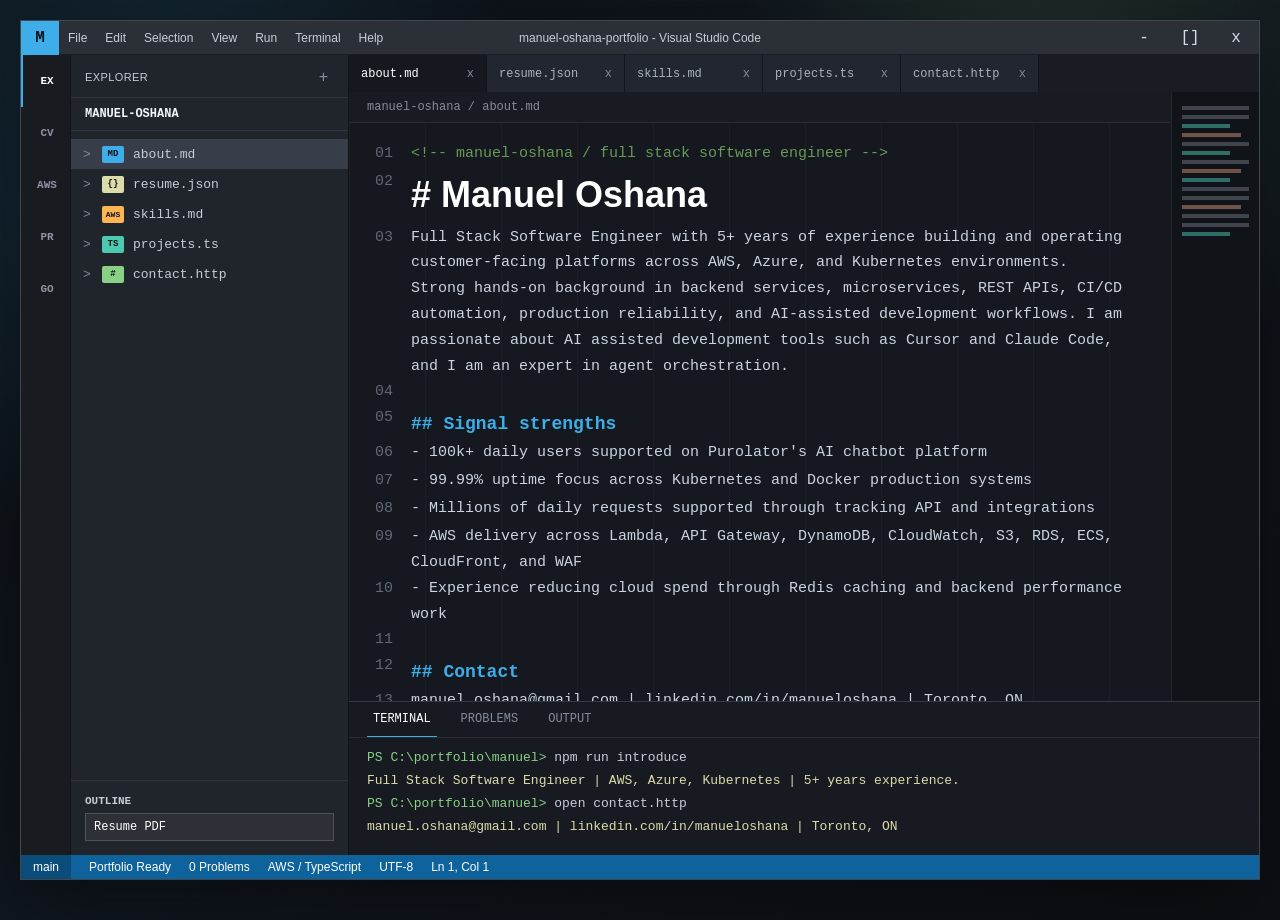
<file: index.html>
<!doctype html>
<html lang="en">
  <head>
    <meta charset="utf-8">
    <meta name="viewport" content="width=device-width, initial-scale=1">
    <meta name="description" content="VS Code inspired software developer portfolio for Manuel Oshana.">
    <title>Manuel Oshana.code-workspace</title>
    <link rel="stylesheet" href="styles.css">
  </head>
  <body>
    <div class="desktop-noise" aria-hidden="true"></div>

    <main class="code-window" aria-label="Manuel Oshana portfolio in a VS Code style window">
      <header class="window-titlebar">
        <div class="window-left">
          <span class="app-glyph" aria-hidden="true">M</span>
          <span class="menu-item">File</span>
          <span class="menu-item">Edit</span>
          <span class="menu-item">Selection</span>
          <span class="menu-item">View</span>
          <span class="menu-item">Run</span>
          <span class="menu-item">Terminal</span>
          <span class="menu-item">Help</span>
        </div>
        <div class="window-title">manuel-oshana-portfolio - Visual Studio Code</div>
        <div class="window-controls" aria-label="Window controls">
          <button type="button" aria-label="Minimize">-</button>
          <button type="button" aria-label="Maximize">[]</button>
          <button class="close" type="button" aria-label="Close">x</button>
        </div>
      </header>

      <section class="workbench">
        <aside class="activity-bar" aria-label="Activity bar">
          <button class="activity active" type="button" aria-label="Explorer" data-shortcut="about">EX</button>
          <button class="activity" type="button" aria-label="Resume" data-shortcut="resume">CV</button>
          <button class="activity" type="button" aria-label="Skills" data-shortcut="skills">AWS</button>
          <button class="activity" type="button" aria-label="Projects" data-shortcut="projects">PR</button>
          <button class="activity" type="button" aria-label="Contact" data-shortcut="contact">GO</button>
        </aside>

        <aside class="explorer" aria-label="Explorer">
          <div class="explorer-head">
            <span>Explorer</span>
            <button type="button" aria-label="New file">+</button>
          </div>

          <div class="workspace-name">MANUEL-OSHANA</div>
          <nav class="file-tree" aria-label="Portfolio files">
            <button class="file active" type="button" data-file="about">
              <span class="chev">&gt;</span>
              <span class="file-icon md">MD</span>
              about.md
            </button>
            <button class="file" type="button" data-file="resume">
              <span class="chev">&gt;</span>
              <span class="file-icon json">{}</span>
              resume.json
            </button>
            <button class="file" type="button" data-file="skills">
              <span class="chev">&gt;</span>
              <span class="file-icon aws">AWS</span>
              skills.md
            </button>
            <button class="file" type="button" data-file="projects">
              <span class="chev">&gt;</span>
              <span class="file-icon ts">TS</span>
              projects.ts
            </button>
            <button class="file" type="button" data-file="contact">
              <span class="chev">&gt;</span>
              <span class="file-icon http">#</span>
              contact.http
            </button>
          </nav>

          <div class="outline">
            <div class="outline-title">Outline</div>
            <a href="assets/manuel-oshana-resume.pdf">Resume PDF</a>
          </div>
        </aside>

        <section class="editor-shell">
          <div class="tabs" id="tabs" aria-label="Open files"></div>

          <div class="editor-zone">
            <article class="editor-pane" aria-live="polite">
              <div class="breadcrumb" id="breadcrumb">manuel-oshana / about.md</div>
              <div class="code-document" id="editorContent"></div>
            </article>

            <aside class="minimap" aria-label="Code minimap">
              <span></span><span></span><span></span><span></span><span></span>
              <span></span><span></span><span></span><span></span><span></span>
              <span></span><span></span><span></span><span></span><span></span>
            </aside>
          </div>

          <section class="terminal" id="terminalPanel" aria-label="Integrated terminal">
            <div class="panel-tabs">
              <button class="active" type="button">Terminal</button>
              <button type="button">Problems</button>
              <button type="button">Output</button>
            </div>
            <div class="terminal-body">
              <p><span class="prompt">PS C:\portfolio\manuel&gt;</span> npm run introduce</p>
              <p class="terminal-line">Full Stack Software Engineer | AWS, Azure, Kubernetes | 5+ years experience.</p>
              <p><span class="prompt">PS C:\portfolio\manuel&gt;</span> open contact.http</p>
              <p class="terminal-line">manuel.oshana@gmail.com | linkedin.com/in/manueloshana | Toronto, ON</p>
            </div>
          </section>
        </section>
      </section>

      <footer class="status-bar" aria-label="Status bar">
        <span class="status-primary">main</span>
        <span>Portfolio Ready</span>
        <span>0 Problems</span>
        <span>AWS / TypeScript</span>
        <span>UTF-8</span>
        <span>Ln 1, Col 1</span>
      </footer>
    </main>

    <script src="script.js"></script>
  </body>
</html>
</file>
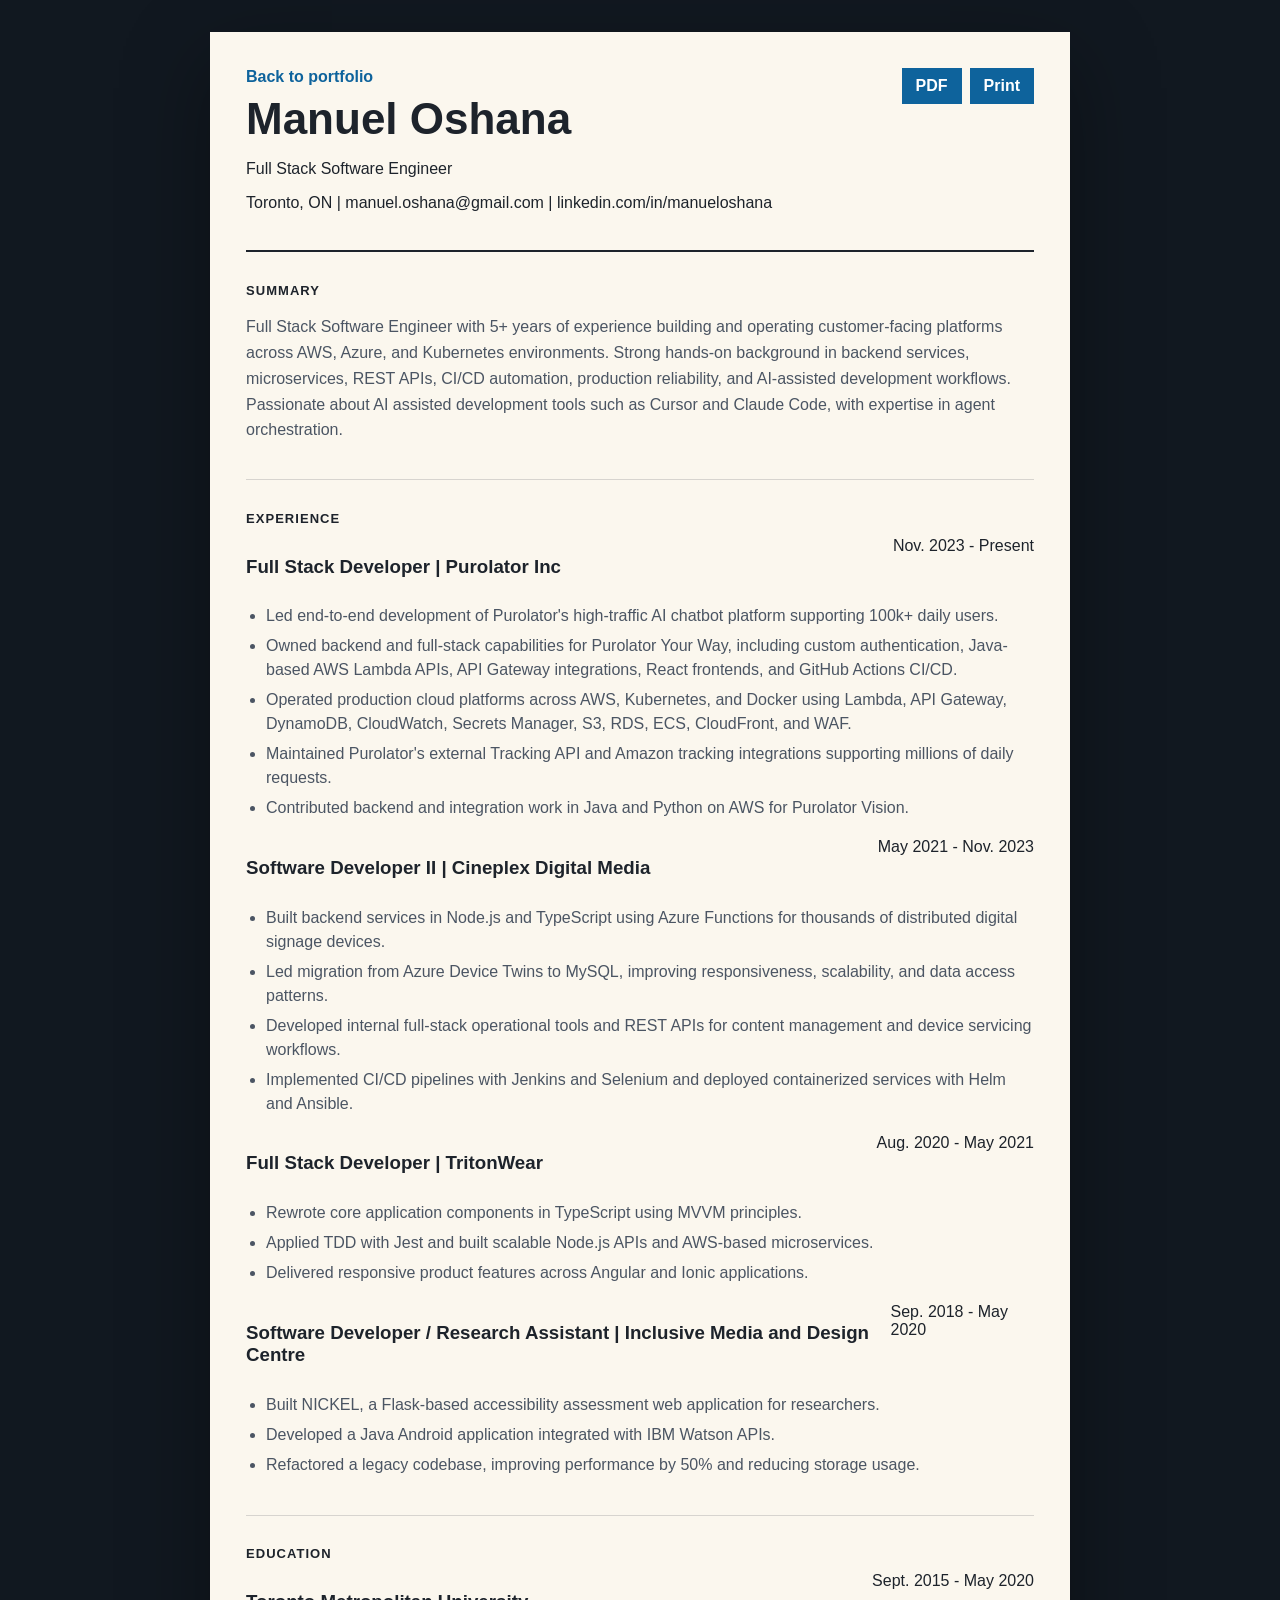
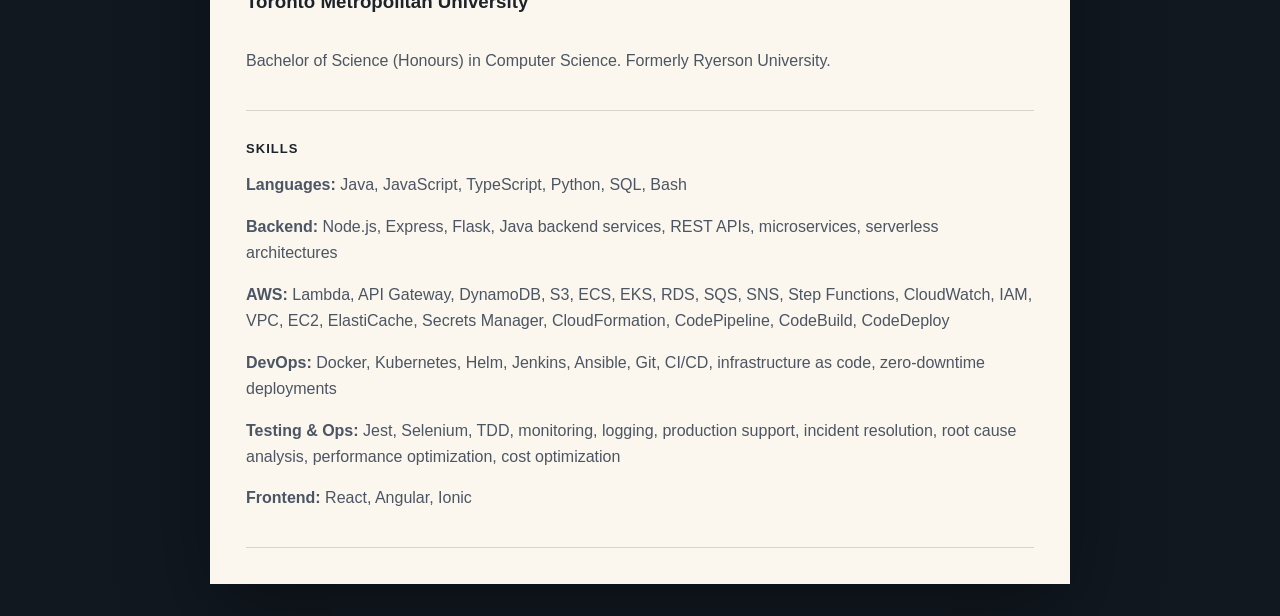
<file: resume.html>
<!doctype html>
<html lang="en">
  <head>
    <meta charset="utf-8">
    <meta name="viewport" content="width=device-width, initial-scale=1">
    <title>Resume | Manuel Oshana</title>
    <link rel="stylesheet" href="styles.css">
  </head>
  <body class="resume-page">
    <main class="print-shell">
      <header class="print-header">
        <div>
          <a class="back-link" href="index.html">Back to portfolio</a>
          <h1>Manuel Oshana</h1>
          <p>Full Stack Software Engineer</p>
          <p>Toronto, ON | manuel.oshana@gmail.com | linkedin.com/in/manueloshana</p>
        </div>
        <div class="print-actions">
          <a class="button" href="assets/manuel-oshana-resume.pdf">PDF</a>
          <button class="button print-button" type="button" onclick="window.print()">Print</button>
        </div>
      </header>

      <section class="print-section">
        <h2>Summary</h2>
        <p>
          Full Stack Software Engineer with 5+ years of experience building and
          operating customer-facing platforms across AWS, Azure, and Kubernetes environments.
          Strong hands-on background in backend services, microservices, REST APIs, CI/CD
          automation, production reliability, and AI-assisted development workflows. Passionate
          about AI assisted development tools such as Cursor and Claude Code, with expertise in
          agent orchestration.
        </p>
      </section>

      <section class="print-section">
        <h2>Experience</h2>
        <article>
          <div class="print-row">
            <h3>Full Stack Developer | Purolator Inc</h3>
            <span>Nov. 2023 - Present</span>
          </div>
          <ul>
            <li>Led end-to-end development of Purolator's high-traffic AI chatbot platform supporting 100k+ daily users.</li>
            <li>Owned backend and full-stack capabilities for Purolator Your Way, including custom authentication, Java-based AWS Lambda APIs, API Gateway integrations, React frontends, and GitHub Actions CI/CD.</li>
            <li>Operated production cloud platforms across AWS, Kubernetes, and Docker using Lambda, API Gateway, DynamoDB, CloudWatch, Secrets Manager, S3, RDS, ECS, CloudFront, and WAF.</li>
            <li>Maintained Purolator's external Tracking API and Amazon tracking integrations supporting millions of daily requests.</li>
            <li>Contributed backend and integration work in Java and Python on AWS for Purolator Vision.</li>
          </ul>
        </article>

        <article>
          <div class="print-row">
            <h3>Software Developer II | Cineplex Digital Media</h3>
            <span>May 2021 - Nov. 2023</span>
          </div>
          <ul>
            <li>Built backend services in Node.js and TypeScript using Azure Functions for thousands of distributed digital signage devices.</li>
            <li>Led migration from Azure Device Twins to MySQL, improving responsiveness, scalability, and data access patterns.</li>
            <li>Developed internal full-stack operational tools and REST APIs for content management and device servicing workflows.</li>
            <li>Implemented CI/CD pipelines with Jenkins and Selenium and deployed containerized services with Helm and Ansible.</li>
          </ul>
        </article>

        <article>
          <div class="print-row">
            <h3>Full Stack Developer | TritonWear</h3>
            <span>Aug. 2020 - May 2021</span>
          </div>
          <ul>
            <li>Rewrote core application components in TypeScript using MVVM principles.</li>
            <li>Applied TDD with Jest and built scalable Node.js APIs and AWS-based microservices.</li>
            <li>Delivered responsive product features across Angular and Ionic applications.</li>
          </ul>
        </article>

        <article>
          <div class="print-row">
            <h3>Software Developer / Research Assistant | Inclusive Media and Design Centre</h3>
            <span>Sep. 2018 - May 2020</span>
          </div>
          <ul>
            <li>Built NICKEL, a Flask-based accessibility assessment web application for researchers.</li>
            <li>Developed a Java Android application integrated with IBM Watson APIs.</li>
            <li>Refactored a legacy codebase, improving performance by 50% and reducing storage usage.</li>
          </ul>
        </article>
      </section>

      <section class="print-section">
        <h2>Education</h2>
        <div class="print-row">
          <h3>Toronto Metropolitan University</h3>
          <span>Sept. 2015 - May 2020</span>
        </div>
        <p>Bachelor of Science (Honours) in Computer Science. Formerly Ryerson University.</p>
      </section>

      <section class="print-section">
        <h2>Skills</h2>
        <p><strong>Languages:</strong> Java, JavaScript, TypeScript, Python, SQL, Bash</p>
        <p><strong>Backend:</strong> Node.js, Express, Flask, Java backend services, REST APIs, microservices, serverless architectures</p>
        <p><strong>AWS:</strong> Lambda, API Gateway, DynamoDB, S3, ECS, EKS, RDS, SQS, SNS, Step Functions, CloudWatch, IAM, VPC, EC2, ElastiCache, Secrets Manager, CloudFormation, CodePipeline, CodeBuild, CodeDeploy</p>
        <p><strong>DevOps:</strong> Docker, Kubernetes, Helm, Jenkins, Ansible, Git, CI/CD, infrastructure as code, zero-downtime deployments</p>
        <p><strong>Testing & Ops:</strong> Jest, Selenium, TDD, monitoring, logging, production support, incident resolution, root cause analysis, performance optimization, cost optimization</p>
        <p><strong>Frontend:</strong> React, Angular, Ionic</p>
      </section>
    </main>
  </body>
</html>
</file>
<file: styles.css>
:root {
  color-scheme: dark;
  --desktop: #0b0f14;
  --window: #1f2329;
  --title: #2b2f36;
  --activity: #181b20;
  --sidebar: #20242b;
  --editor: #15191f;
  --editor-deep: #101318;
  --panel: #171b21;
  --line: #343a44;
  --line-soft: rgba(255, 255, 255, 0.08);
  --text: #d7dde7;
  --muted: #858c99;
  --blue: #3daee9;
  --cyan: #4ec9b0;
  --green: #89d185;
  --yellow: #dcdcaa;
  --orange: #ce9178;
  --purple: #c586c0;
  --red: #f1707a;
  --status: #0e639c;
  --shadow: 0 26px 90px rgba(0, 0, 0, 0.48);
  font-family: "Cascadia Code", "Consolas", "Courier New", monospace;
}

* {
  box-sizing: border-box;
}

body {
  margin: 0;
  min-height: 100vh;
  overflow-x: hidden;
  background:
    radial-gradient(circle at 12% 18%, rgba(61, 174, 233, 0.2), transparent 24rem),
    radial-gradient(circle at 82% 10%, rgba(137, 209, 133, 0.14), transparent 20rem),
    linear-gradient(135deg, #0b0f14 0%, #111820 46%, #0d1015 100%);
  color: var(--text);
}

button,
a {
  color: inherit;
  font: inherit;
}

button {
  border: 0;
}

a {
  text-decoration: none;
}

.desktop-noise {
  background-image:
    linear-gradient(rgba(255, 255, 255, 0.03) 1px, transparent 1px),
    linear-gradient(90deg, rgba(255, 255, 255, 0.03) 1px, transparent 1px);
  background-size: 28px 28px;
  inset: 0;
  opacity: 0.32;
  pointer-events: none;
  position: fixed;
}

.code-window {
  background: var(--window);
  border: 1px solid rgba(255, 255, 255, 0.16);
  box-shadow: var(--shadow);
  display: grid;
  grid-template-rows: 34px minmax(0, 1fr) 24px;
  height: calc(100vh - 40px);
  margin: 20px auto;
  max-width: 1480px;
  min-height: 720px;
  overflow: hidden;
  position: relative;
  width: calc(100vw - 40px);
}

.window-titlebar {
  align-items: center;
  background: var(--title);
  border-bottom: 1px solid #1a1d22;
  display: grid;
  grid-template-columns: 1fr auto 1fr;
  min-width: 0;
  user-select: none;
}

.window-left,
.window-controls {
  align-items: center;
  display: flex;
  min-width: 0;
}

.app-glyph {
  align-items: center;
  background: var(--blue);
  color: #06131c;
  display: inline-flex;
  font-weight: 900;
  height: 34px;
  justify-content: center;
  width: 38px;
}

.menu-item {
  color: #c8ced8;
  font-family: "Segoe UI", Arial, sans-serif;
  font-size: 12px;
  padding: 0 9px;
  white-space: nowrap;
}

.window-title {
  color: #c7ccd5;
  font-family: "Segoe UI", Arial, sans-serif;
  font-size: 12px;
  overflow: hidden;
  padding: 0 18px;
  text-align: center;
  text-overflow: ellipsis;
  white-space: nowrap;
}

.window-controls {
  justify-content: flex-end;
}

.window-controls button {
  background: transparent;
  color: #d7dde7;
  cursor: default;
  height: 34px;
  width: 46px;
}

.window-controls button:hover {
  background: rgba(255, 255, 255, 0.1);
}

.window-controls .close:hover {
  background: #c42b1c;
}

.workbench {
  display: grid;
  grid-template-columns: 50px 278px minmax(0, 1fr);
  height: 100%;
  min-height: 0;
  overflow: hidden;
}

.activity-bar {
  background: var(--activity);
  border-right: 1px solid #111419;
  display: flex;
  flex-direction: column;
  min-height: 0;
  overflow-y: auto;
}

.activity {
  background: transparent;
  border-left: 2px solid transparent;
  color: #8d95a3;
  cursor: pointer;
  font-size: 11px;
  font-weight: 800;
  height: 52px;
  letter-spacing: 0;
  width: 50px;
}

.activity.active,
.activity:hover {
  border-left-color: var(--blue);
  color: #ffffff;
}

.explorer {
  background: var(--sidebar);
  border-right: 1px solid #111419;
  display: flex;
  flex-direction: column;
  min-height: 0;
  min-width: 0;
  overflow: hidden;
}

.explorer-head {
  align-items: center;
  color: #c7ccd5;
  display: flex;
  font-family: "Segoe UI", Arial, sans-serif;
  font-size: 11px;
  justify-content: space-between;
  letter-spacing: 0.4px;
  padding: 12px 14px 10px;
  text-transform: uppercase;
}

.explorer-head button {
  background: transparent;
  color: var(--muted);
  cursor: pointer;
  font-size: 16px;
}

.workspace-name {
  border-bottom: 1px solid var(--line-soft);
  border-top: 1px solid var(--line-soft);
  color: #f3f6fb;
  font-size: 12px;
  font-weight: 800;
  padding: 9px 14px;
}

.file-tree {
  display: grid;
  overflow-y: auto;
  padding: 8px 0;
}

.file {
  align-items: center;
  background: transparent;
  color: #c7ccd5;
  cursor: pointer;
  display: grid;
  font-size: 13px;
  gap: 7px;
  grid-template-columns: 12px 24px minmax(0, 1fr);
  min-height: 30px;
  padding: 0 12px;
  text-align: left;
}

.file:hover,
.file.active {
  background: #373d49;
}

.chev {
  color: var(--muted);
}

.file-icon {
  border-radius: 2px;
  color: #0f141a;
  display: inline-grid;
  font-size: 9px;
  font-weight: 900;
  height: 17px;
  place-items: center;
  width: 22px;
}

.file-icon.md {
  background: var(--blue);
}

.file-icon.ts {
  background: var(--cyan);
}

.file-icon.json {
  background: var(--yellow);
}

.file-icon.http {
  background: var(--green);
}

.file-icon.aws {
  background: #ffb454;
  font-size: 8px;
}

.outline {
  border-top: 1px solid var(--line-soft);
  display: grid;
  flex: 0 0 auto;
  gap: 6px;
  margin-top: auto;
  padding: 14px;
}

.outline-title {
  color: #c7ccd5;
  font-size: 11px;
  font-weight: 800;
  text-transform: uppercase;
}

.outline a {
  animation: clickableFlash 1.15s ease-in-out infinite;
  background: rgba(255, 255, 255, 0.06);
  border: 1px solid rgba(255, 255, 255, 0.16);
  color: #ffffff;
  font-size: 12px;
  min-height: 24px;
  padding: 6px 8px;
}

.outline a:hover {
  animation: none;
  background: rgba(255, 255, 255, 0.18);
  border-color: rgba(255, 255, 255, 0.65);
  color: #ffffff;
}

@keyframes clickableFlash {
  0%,
  100% {
    box-shadow: 0 0 0 rgba(255, 255, 255, 0);
    opacity: 0.74;
  }

  50% {
    box-shadow: 0 0 18px rgba(255, 255, 255, 0.55);
    opacity: 1;
  }
}

.editor-shell {
  background: var(--editor);
  display: grid;
  grid-template-rows: 37px minmax(0, 1fr) 154px;
  min-height: 0;
  min-width: 0;
  overflow: hidden;
}

.tabs {
  background: #191d23;
  display: flex;
  min-width: 0;
  overflow-x: auto;
}

.tab {
  align-items: center;
  background: #22272f;
  border-right: 1px solid #111419;
  color: #aab2c0;
  cursor: pointer;
  display: inline-flex;
  flex: 0 0 auto;
  font-size: 12px;
  gap: 18px;
  min-height: 37px;
  min-width: 138px;
  padding: 0 12px;
}

.tab.active {
  background: var(--editor);
  color: #ffffff;
}

.tab i {
  color: var(--muted);
  font-style: normal;
  margin-left: auto;
}

.editor-zone {
  display: grid;
  grid-template-columns: minmax(0, 1fr) 88px;
  height: 100%;
  min-height: 0;
  overflow: hidden;
}

.editor-pane {
  background:
    linear-gradient(90deg, rgba(255, 255, 255, 0.028) 1px, transparent 1px),
    var(--editor);
  background-size: 76px 100%;
  height: 100%;
  min-width: 0;
  overflow: auto;
  overscroll-behavior: contain;
}

.breadcrumb {
  background: #181c22;
  border-bottom: 1px solid var(--line-soft);
  color: var(--muted);
  font-size: 12px;
  min-height: 30px;
  padding: 8px 18px;
}

.code-document {
  counter-reset: code;
  font-size: 15px;
  line-height: 1.72;
  min-width: 620px;
  padding: 18px 0 34px;
}

.code-line {
  display: grid;
  grid-template-columns: 62px minmax(0, 1fr);
  min-height: 28px;
}

.code-line:hover {
  background: rgba(255, 255, 255, 0.035);
}

.line-number {
  color: #5f6876;
  padding-right: 18px;
  text-align: right;
  user-select: none;
}

.line-content {
  min-width: 0;
  padding-right: 40px;
  white-space: normal;
}

.is-empty {
  min-height: 20px;
}

.token.heading {
  color: #ffffff;
  display: block;
  font-family: "Segoe UI", Arial, sans-serif;
  font-size: 36px;
  font-weight: 800;
  line-height: 1.1;
  padding: 6px 0 10px;
}

.token.heading2 {
  color: var(--blue);
  display: block;
  font-size: 18px;
  font-weight: 800;
  margin-top: 4px;
}

.token.body,
.token.list {
  color: #cad3df;
  display: block;
  max-width: 860px;
}

.token.comment {
  color: #6a9955;
}

.token.keyword {
  color: var(--purple);
}

.token.json-key {
  color: #9cdcfe;
}

.token.string {
  color: var(--orange);
}

.token.punctuation {
  color: #d4d4d4;
}

.token.chip {
  background: rgba(78, 201, 176, 0.12);
  border: 1px solid rgba(78, 201, 176, 0.32);
  color: var(--cyan);
  display: inline-block;
  font-size: 12px;
  margin: 0 5px 6px 0;
  padding: 1px 7px;
}

.project-object {
  border-left: 2px solid rgba(61, 174, 233, 0.62);
  margin: 8px 0 14px;
  max-width: 920px;
  padding: 6px 0 8px 16px;
}

.project-object p {
  color: #cad3df;
  margin: 7px 0;
}

.experience-object {
  border-left: 2px solid rgba(137, 209, 133, 0.58);
  margin: 10px 0 18px;
  max-width: 960px;
  padding: 8px 0 8px 16px;
}

.experience-object ul {
  color: #cad3df;
  margin: 8px 0 0;
  padding-left: 18px;
}

.experience-object li {
  margin-bottom: 7px;
}

.experience-object p {
  color: #cad3df;
  margin: 8px 0 0;
}

.education-object {
  border-left-color: rgba(206, 145, 120, 0.72);
}

.skill-row {
  display: grid;
  gap: 10px;
  grid-template-columns: 150px minmax(0, 1fr);
  margin: 8px 0 14px;
  max-width: 980px;
}

.skill-title {
  color: var(--yellow);
  font-weight: 800;
}

.inline-run {
  background: #0e639c;
  color: #ffffff;
  display: inline-block;
  font-family: "Segoe UI", Arial, sans-serif;
  font-size: 13px;
  font-weight: 700;
  margin-top: 10px;
  padding: 8px 12px;
}

.minimap {
  background: var(--editor-deep);
  border-left: 1px solid var(--line-soft);
  display: grid;
  gap: 5px;
  grid-auto-rows: 4px;
  overflow: hidden;
  padding: 14px 10px;
}

.minimap span {
  background: rgba(151, 160, 174, 0.35);
  display: block;
}

.minimap span:nth-child(3n) {
  background: rgba(78, 201, 176, 0.5);
  width: 72%;
}

.minimap span:nth-child(4n) {
  background: rgba(206, 145, 120, 0.5);
  width: 88%;
}

.terminal {
  background: var(--panel);
  border-top: 1px solid var(--line);
  min-height: 0;
  overflow: auto;
}

.panel-tabs {
  align-items: center;
  border-bottom: 1px solid var(--line-soft);
  display: flex;
  gap: 18px;
  min-height: 35px;
  padding: 0 18px;
}

.panel-tabs button {
  background: transparent;
  border-bottom: 1px solid transparent;
  color: var(--muted);
  cursor: pointer;
  font-size: 12px;
  height: 35px;
  text-transform: uppercase;
}

.panel-tabs button.active {
  border-bottom-color: var(--blue);
  color: #ffffff;
}

.terminal-body {
  color: #c7ccd5;
  font-size: 13px;
  padding: 12px 18px;
}

.terminal-body p {
  margin: 0 0 8px;
}

.prompt {
  color: var(--green);
}

.terminal-line {
  color: var(--yellow);
}

.status-bar {
  align-items: center;
  background: var(--status);
  color: #ffffff;
  display: flex;
  font-family: "Segoe UI", Arial, sans-serif;
  font-size: 12px;
  gap: 18px;
  min-width: 0;
  overflow: hidden;
  padding: 0 10px;
  white-space: nowrap;
}

.status-primary {
  background: rgba(0, 0, 0, 0.22);
  align-self: stretch;
  align-items: center;
  display: inline-flex;
  margin-left: -10px;
  padding: 0 12px;
}

.resume-page {
  background: #111820;
  color: #1d232b;
  font-family: "Segoe UI", Arial, sans-serif;
  margin: 0;
}

.print-shell {
  background: #fbf7ee;
  box-shadow: 0 28px 80px rgba(0, 0, 0, 0.35);
  margin: 32px auto;
  max-width: 860px;
  padding: 36px;
}

.print-header,
.print-row,
.two-column-print {
  display: flex;
  gap: 18px;
  justify-content: space-between;
}

.print-header {
  border-bottom: 2px solid #1d232b;
  padding-bottom: 22px;
}

.print-header h1 {
  font-size: 44px;
  margin: 8px 0 4px;
}

.print-section {
  border-bottom: 1px solid rgba(29, 35, 43, 0.16);
  padding: 20px 0;
}

.print-section h2 {
  font-size: 13px;
  letter-spacing: 0.08em;
  text-transform: uppercase;
}

.print-section p {
  color: #4b5563;
  line-height: 1.62;
}

.print-section ul {
  color: #4b5563;
  line-height: 1.5;
  margin: 8px 0 18px;
  padding-left: 20px;
}

.print-section li {
  margin-bottom: 6px;
}

.print-actions {
  align-items: flex-start;
  display: flex;
  flex: 0 0 auto;
  gap: 8px;
}

.back-link {
  color: #0e639c;
  font-weight: 700;
}

.button {
  background: #0e639c;
  color: #ffffff;
  display: inline-flex;
  font-weight: 700;
  padding: 9px 14px;
}

@media (max-width: 920px) {
  body {
    min-height: auto;
  }

  .code-window {
    height: auto;
    margin: 0;
    min-height: 100vh;
    width: 100%;
  }

  .window-titlebar {
    grid-template-columns: 1fr auto;
  }

  .window-title {
    display: none;
  }

  .menu-item:nth-of-type(n+4) {
    display: none;
  }

  .workbench {
    grid-template-columns: 48px minmax(0, 1fr);
  }

  .explorer {
    display: none;
  }

  .editor-shell {
    grid-template-rows: 37px minmax(420px, 1fr) auto;
  }

  .editor-zone {
    grid-template-columns: 1fr;
  }

  .minimap {
    display: none;
  }

  .code-document {
    font-size: 14px;
    min-width: 0;
  }

  .code-line {
    grid-template-columns: 44px minmax(0, 1fr);
  }

  .line-number {
    padding-right: 10px;
  }

  .line-content {
    padding-right: 16px;
  }

  .token.heading {
    font-size: 30px;
  }
}

@media (max-width: 560px) {
  .window-left .menu-item {
    display: none;
  }

  .window-controls button {
    width: 40px;
  }

  .workbench {
    grid-template-columns: 42px minmax(0, 1fr);
  }

  .activity,
  .activity-bar {
    width: 42px;
  }

  .tab {
    min-width: 116px;
  }

  .token.heading {
    font-size: 25px;
  }

  .terminal-body,
  .panel-tabs {
    padding-left: 12px;
    padding-right: 12px;
  }

  .skill-row {
    grid-template-columns: 1fr;
  }

  .status-bar {
    gap: 10px;
  }

  .status-bar span:nth-child(n+4) {
    display: none;
  }

  .print-shell {
    margin: 0;
    padding: 22px;
  }

  .print-header,
  .print-row,
  .two-column-print,
  .print-actions {
    display: block;
  }
}

@media print {
  body,
  .resume-page {
    background: white;
  }

  .print-shell {
    box-shadow: none;
    margin: 0;
    max-width: none;
  }

  .back-link,
  .print-button {
    display: none;
  }
}
</file>
